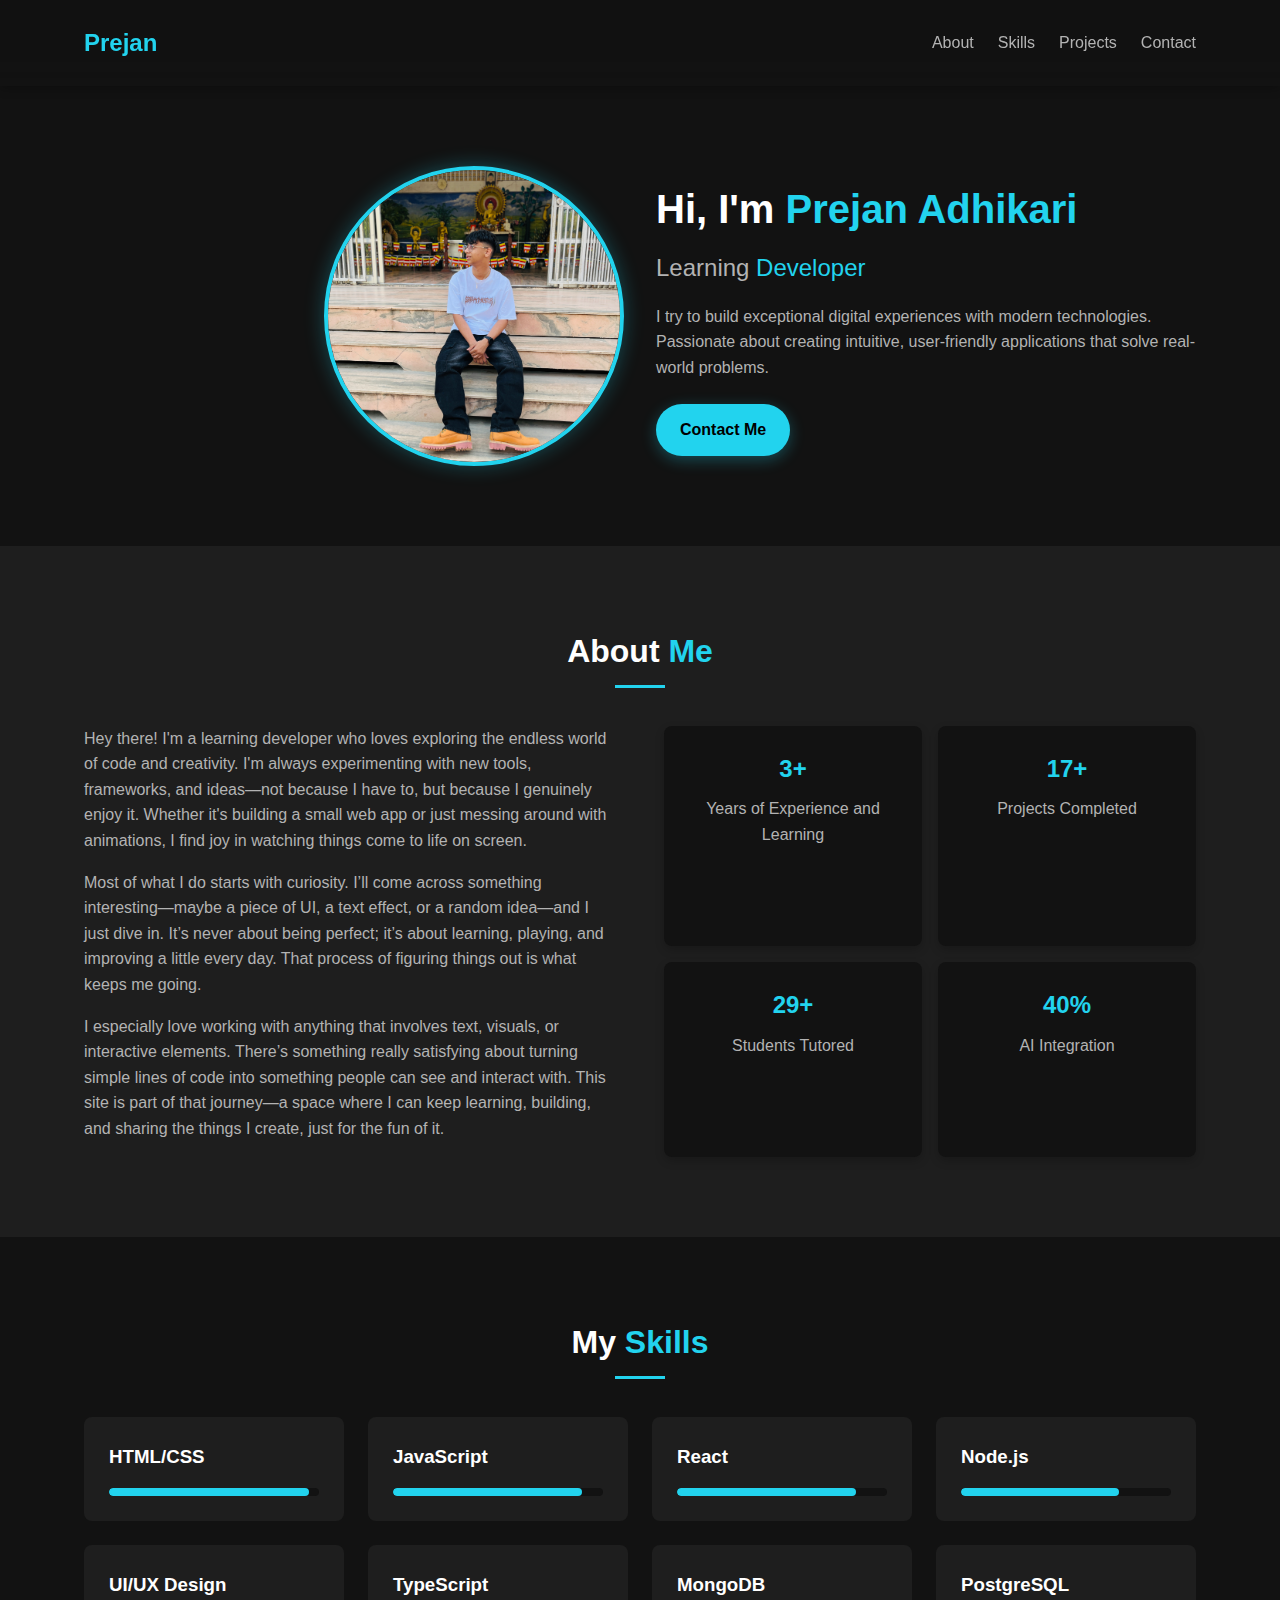
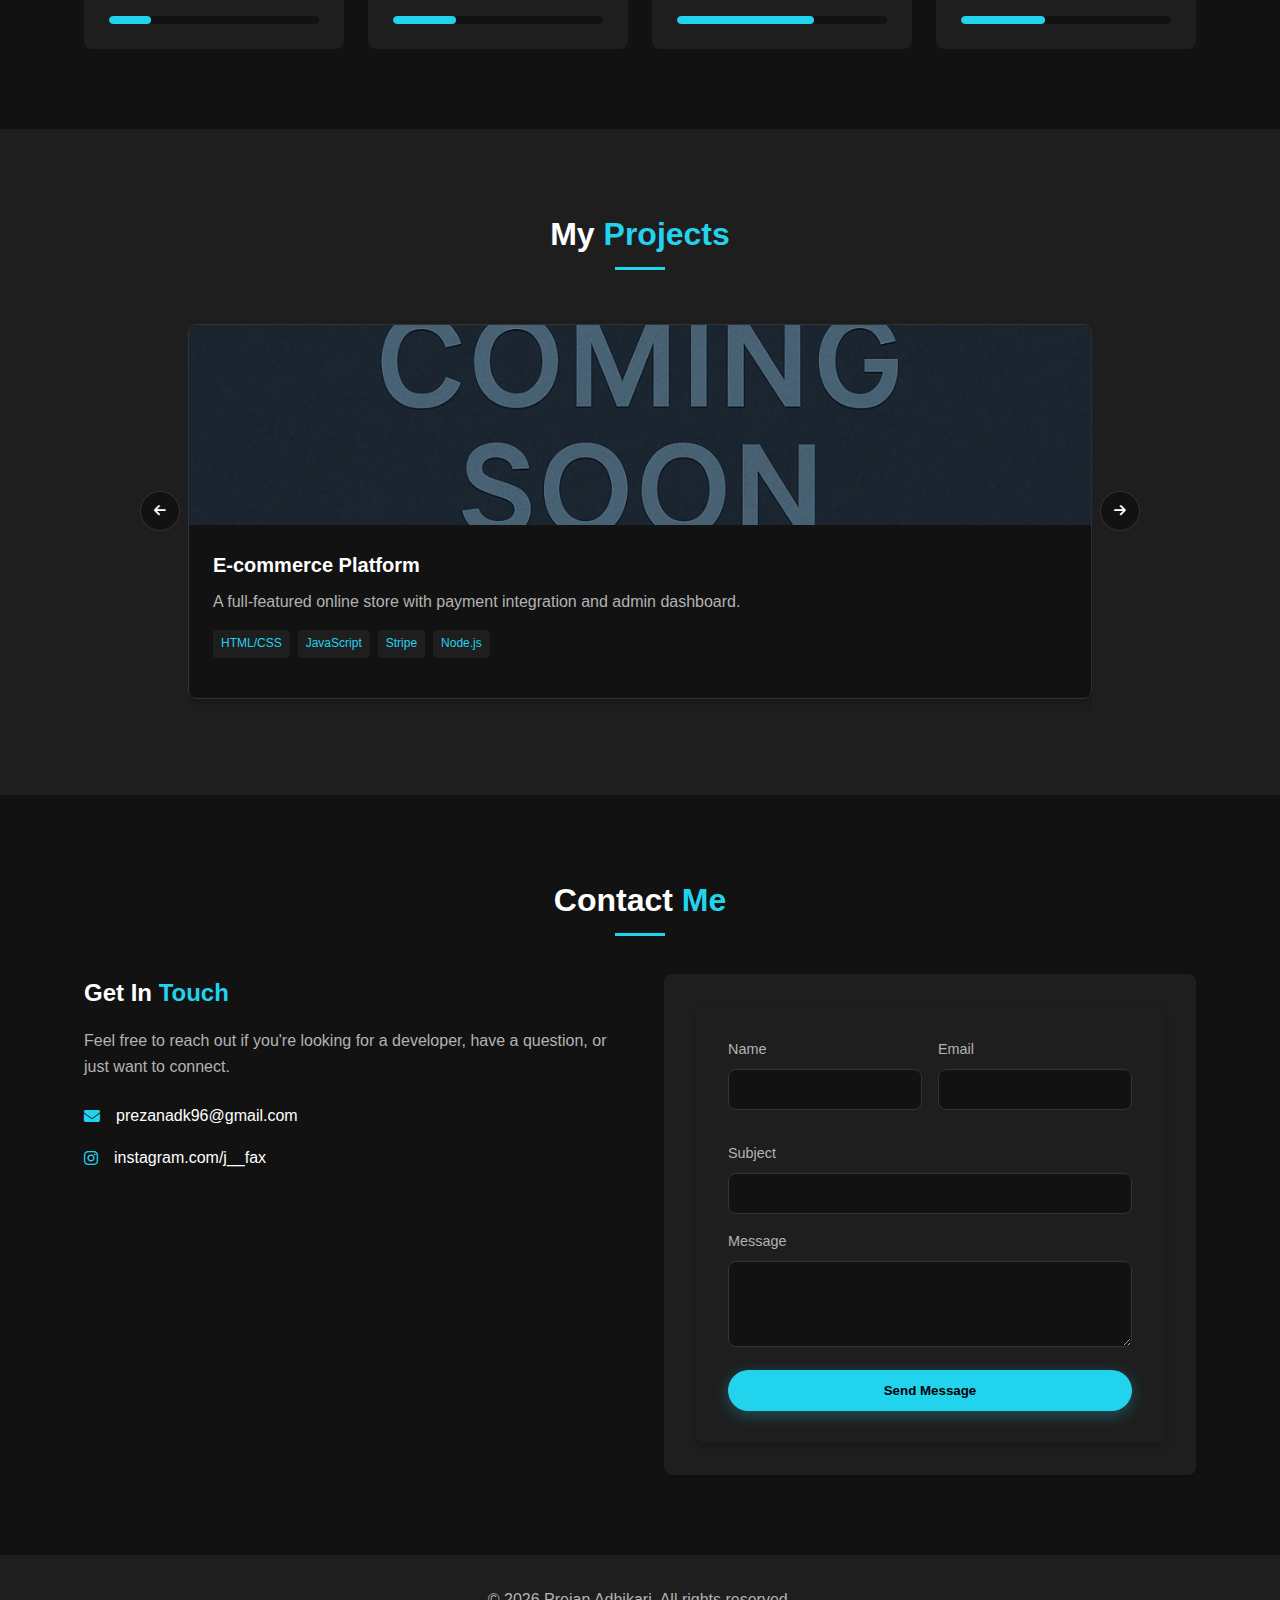
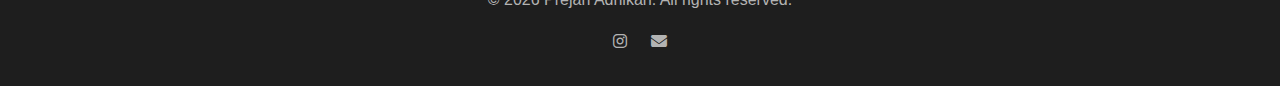
<file: index.html>
<!DOCTYPE html>
<html lang="en">
<head>
    <meta charset="UTF-8">
    <meta name="viewport" content="width=device-width, initial-scale=1.0">
    <title>Portfolio | Prejan Adhikari</title>
    <link rel="stylesheet" href="https://cdnjs.cloudflare.com/ajax/libs/font-awesome/6.4.0/css/all.min.css">
    <link rel="stylesheet" href="styles.css">
    <link rel="icon" type="image/png" href="pp.jpg" />

    <meta name="description" content="Prejan Adhikari is a frontend-focused web developer from Nepal, passionate about building responsive, fast, and user-friendly websites.">
    <meta name="keywords" content="Prejan Adhikari, web developer, frontend developer, Nepal developer, portfolio, JavaScript developer, responsive design">
    <meta name="author" content="Prejan Adhikari">
    
    
    <meta property="og:title" content="Prejan Adhikari | Web Developer">
    <meta property="og:description" content="Check out the portfolio of Prejan Adhikari, a frontend web developer based in Nepal.">
    <meta property="og:type" content="website">
    <meta property="og:url" content="https://prejanadhikari.com.np">
    <meta property="og:image" content="https://prejanadhikari.com.np/images/preview.jpg"> <!-- Replace with your real preview image -->
    <meta property="og:site_name" content="Prejan Adhikari">
    
    <!-- Twitter Cards -->
    <meta name="twitter:card" content="summary_large_image">
    <meta name="twitter:title" content="Prejan Adhikari | Web Developer">
    <meta name="twitter:description" content="Portfolio of Prejan Adhikari – Web developer focused on responsive frontend design.">
    <meta name="twitter:image" content="https://prejanadhikari.com.np/images/preview.jpg"> <!-- Same image as OG -->

<!-- Favicon (optional but looks pro) -->
    
</head>
<body>
    <!-- Header/Navigation -->
    <header>
        <div class="container">
            <nav>
                <a href="#" class="logo">Prejan</a>
                <div class="nav-links">
                    <a href="#about" class="nav-link">About</a>
                    <a href="#skills" class="nav-link">Skills</a>
                    <a href="#projects" class="nav-link">Projects</a>
                    <a href="#contact" class="nav-link">Contact</a>
                </div>
            </nav>
        </div>
    </header>

    <!-- Hero Section with circular image and intro -->
    <section class="hero">
        <div class="container">
            <div class="hero-content">
                <div class="profile-image">
                    <div class="image-container">
                        <img src="pp.jpg" alt="Profile Photo">
                    </div>
                </div>
                <div class="hero-text">
                    <h1>Hi, I'm <span class="highlight">Prejan Adhikari</span></h1>
                    <h2>Learning <span class="highlight">Developer</span></h2>
                    <p>I try to build exceptional digital experiences with modern technologies. Passionate about creating intuitive, user-friendly applications that solve real-world problems.</p>
                    <div class="hero-buttons">
                        <a href="#contact" class="btn btn-primary">Contact Me</a>
                    </div>
                </div>
            </div>
        </div>
    </section>

    <!-- About Section -->
    <section id="about" class="about">
        <div class="container">
            <h2 class="section-title">About <span class="highlight">Me</span></h2>
            <div class="about-content">
                <div class="about-text">
                    <p>Hey there! I'm a learning developer who loves exploring the endless world of code and creativity. I'm always experimenting with new tools, frameworks, and ideas—not because I have to, but because I genuinely enjoy it. Whether it's building a small web app or just messing around with animations, I find joy in watching things come to life on screen.</p>
                    <p>Most of what I do starts with curiosity. I’ll come across something interesting—maybe a piece of UI, a text effect, or a random idea—and I just dive in. It’s never about being perfect; it’s about learning, playing, and improving a little every day. That process of figuring things out is what keeps me going.</p>
                    <p>I especially love working with anything that involves text, visuals, or interactive elements. There’s something really satisfying about turning simple lines of code into something people can see and interact with. This site is part of that journey—a space where I can keep learning, building, and sharing the things I create, just for the fun of it.</p>
                </div>
                <div class="about-stats">
                    <div class="stat-box">
                        <h3 class="highlight counter" data-target="3+">0</h3>
                        <p>Years of Experience and Learning</p>
                    </div>
                    <div class="stat-box">
                        <h3 class="highlight counter" data-target="25+">0</h3>
                        <p>Projects Completed</p>
                    </div>
                    <div class="stat-box">
                        <h3 class="highlight counter" data-target="50+">0</h3>
                        <p>Students Tutored</p>
                    </div>
                    <div class="stat-box">
                        <h3 class="highlight counter" data-target="70%">0</h3>
                        <p>AI Integration</p>
                    </div>
                </div>
            </div>
        </div>
    </section>

    <!-- Skills Section -->
    <section id="skills" class="skills">
        <div class="container">
            <h2 class="section-title">My <span class="highlight">Skills</span></h2>
            <div class="skills-grid">
                <div class="skill-box">
                    <h3>HTML/CSS</h3>
                    <div class="skill-bar">
                        <div class="skill-level" style="width: 95%"></div>
                    </div>
                </div>
                <div class="skill-box">
                    <h3>JavaScript</h3>
                    <div class="skill-bar">
                        <div class="skill-level" style="width: 90%"></div>
                    </div>
                </div>
                <div class="skill-box">
                    <h3>React</h3>
                    <div class="skill-bar">
                        <div class="skill-level" style="width: 85%"></div>
                    </div>
                </div>
                <div class="skill-box">
                    <h3>Node.js</h3>
                    <div class="skill-bar">
                        <div class="skill-level" style="width: 75%"></div>
                    </div>
                </div>
                <div class="skill-box">
                    <h3>UI/UX Design</h3>
                    <div class="skill-bar">
                        <div class="skill-level" style="width: 20%"></div>
                    </div>
                </div>
                <div class="skill-box">
                    <h3>TypeScript</h3>
                    <div class="skill-bar">
                        <div class="skill-level" style="width: 30%"></div>
                    </div>
                </div>
                <div class="skill-box">
                    <h3>MongoDB</h3>
                    <div class="skill-bar">
                        <div class="skill-level" style="width: 65%"></div>
                    </div>
                </div>
                <div class="skill-box">
                    <h3>PostgreSQL</h3>
                    <div class="skill-bar">
                        <div class="skill-level" style="width: 40%"></div>
                    </div>
                </div>
            </div>
        </div>
    </section>

    <!-- Projects Section with Carousel -->
    <section id="projects" class="projects">
        <div class="container">
            <h2 class="section-title">My <span class="highlight">Projects</span></h2>
            
            <div class="project-carousel">
                <div class="carousel-container">
                    <div class="carousel-track">
                        <!-- Project 1 -->
                        <div class="project-card">
                            <div class="project-image">
                                <img src="coming.png" alt="E-commerce Platform">
                                <div class="project-overlay">
                                    <div class="project-links">
                                        <a href="#" class="project-link"><i class="fab fa-github"></i></a>
                                        <a href="#" class="project-link"><i class="fas fa-external-link-alt"></i></a>
                                    </div>
                                </div>
                            </div>
                            <div class="project-details">
                                <h3>E-commerce Platform</h3>
                                <p>A full-featured online store with payment integration and admin dashboard.</p>
                                <div class="project-tech">
                                    <span>HTML/CSS</span>
                                    <span>JavaScript</span>
                                    <span>Stripe</span>
                                    <span>Node.js</span>
                                </div>
                            </div>
                        </div>
                        
                        <!-- Project 2 -->
                        <div class="project-card">
                            <div class="project-image">
                                <img src="coming.png" alt="Task Management App">
                                <div class="project-overlay">
                                    <div class="project-links">
                                        <a href="#" class="project-link"><i class="fab fa-github"></i></a>
                                        <a href="#" class="project-link"><i class="fas fa-external-link-alt"></i></a>
                                    </div>
                                </div>
                            </div>
                            <div class="project-details">
                                <h3>Task Management App</h3>
                                <p>A collaborative task management tool with real-time updates.</p>
                                <div class="project-tech">
                                    <span>HTML/CSS</span>
                                    <span>JavaScript</span>
                                    <span>Socket.io</span>
                                    <span>MongoDB</span>
                                </div>
                            </div>
                        </div>
                        
                        <!-- Project 3 -->
                        <div class="project-card">
                            <div class="project-image">
                                <img src="portfolio.jpg" alt="Portfolio Website">
                                <div class="project-overlay">
                                    <div class="project-links">
                                        <a href="#" class="project-link"><i class="fab fa-github"></i></a>
                                        <a href="#" class="project-link"><i class="fas fa-external-link-alt"></i></a>
                                    </div>
                                </div>
                            </div>
                            <div class="project-details">
                                <h3>Portfolio Website</h3>
                                <p>A responsive portfolio website showcasing projects and skills.</p>
                                <div class="project-tech">
                                    <span>HTML</span>
                                    <span>CSS</span>
                                    <span>JavaScript</span>
                                </div>
                            </div>
                        </div>
                        
                        <!-- Project 4 -->
                        <div class="project-card">
                            <div class="project-image">
                                <img src="coming.png" alt="Weather App">
                                <div class="project-overlay">
                                    <div class="project-links">
                                        <a href="#" class="project-link"><i class="fab fa-github"></i></a>
                                        <a href="#" class="project-link"><i class="fas fa-external-link-alt"></i></a>
                                    </div>
                                </div>
                            </div>
                            <div class="project-details">
                                <h3>Weather App</h3>
                                <p>A weather application that provides real-time forecasts and alerts.</p>
                                <div class="project-tech">
                                    <span>HTML</span>
                                    <span>CSS</span>
                                    <span>JavaScript</span>
                                    <span>API</span>
                                </div>
                            </div>
                        </div>
                    </div>
                </div>
                
                <!-- Carousel Navigation -->
                <div class="carousel-nav">
                    <button class="carousel-btn prev-btn"><i class="fas fa-arrow-left"></i></button>
                    <button class="carousel-btn next-btn"><i class="fas fa-arrow-right"></i></button>
                </div>
            </div>
        </div>
    </section>

    <!-- Contact Section -->
    <section id="contact" class="contact">
        <div class="container">
            <h2 class="section-title">Contact <span class="highlight">Me</span></h2>
            <div class="contact-content">
                <div class="contact-info">
                    <h3>Get In <span class="highlight">Touch</span></h3>
                    <p>Feel free to reach out if you're looking for a developer, have a question, or just want to connect.</p>
                    <div class="contact-details">
                        <div class="contact-item">
                            <i class="fas fa-envelope highlight"></i>
                            <span>prezanadk96@gmail.com</span>
                        </div>
                        <div class="contact-item">
                            <i class="fab fa-instagram highlight"></i>
                            <span>instagram.com/j__fax</span>
                        </div>
<!--                         <div class="contact-item">
                            <i class="fab fa-github highlight"></i>
                            <span>github.com/prezanadk</span>
                        </div> -->
                    </div>
                </div>
                <div class="contact-form">
                    <form id="contact-form" class="contact-form" method="post">
                        <div class="form-row">
                            <div class="form-group">
                                <label for="name">Name</label>
                                <input type="text" id="name" name="name" required>
                            </div>
                            <div class="form-group">
                                <label for="email">Email</label>
                                <input type="email" id="email" name="email" required>
                            </div>
                        </div>
                        <div class="form-group">
                            <label for="subject">Subject</label>
                            <input type="text" id="subject" name="subject" required>
                        </div>
                        <div class="form-group">
                            <label for="message">Message</label>
                            <textarea id="message" name="message" rows="4" required></textarea>
                        </div>
                        <button type="submit" class="btn btn-primary btn-full">Send Message</button>
                    </form>
                </div>
            </div>
        </div>
    </section>

    <!-- Footer -->
    <footer>
        <div class="container">
            <p>© <span id="current-year"></span> Prejan Adhikari. All rights reserved.</p>
            <div class="social-links">
                <!-- <a href="https://github.com/prezanadk/"><i class="fab fa-github"></i></a> -->
                <a href="https://instagram.com/j__fax" target="_blank"><i class="fab fa-instagram"></i></a>
                <a href="https://mail.google.com/mail/?view=cm&to=prezanadk96@gmail.com" target="_blank"><i class="fas fa-envelope"></i></a>
            </div>
        </div>
    </footer>

    <script src="script.js"></script>
</body>
</html>
</file>
<file: styles.css>
/* Base Styles */
:root {
    --background: #121212;
    --secondary-bg: #1e1e1e;
    --text-color: #ffffff;
    --text-secondary: #b3b3b3;
    --accent-color: #22d3ee;
    --accent-hover: #06b6d4;
    --border-color: #333333;
    --card-bg: #1a1a1a;
    --transition: all 0.3s ease;
}

* {
    margin: 0;
    padding: 0;
    box-sizing: border-box;
}

html {
    scroll-behavior: smooth;
}

body {
    font-family: 'Segoe UI', Tahoma, Geneva, Verdana, sans-serif;
    background-color: var(--background);
    color: var(--text-color);
    line-height: 1.6;
}

.container {
    width: 90%;
    max-width: 1200px;
    margin: 0 auto;
    padding: 0 20px;
}

a {
    text-decoration: none;
    color: var(--text-color);
    transition: var(--transition);
}

.highlight {
    color: var(--accent-color);
}

.section-title {
    font-size: 2rem;
    text-align: center;
    margin-bottom: 3rem;
    position: relative;
}

.section-title::after {
    content: '';
    position: absolute;
    bottom: -10px;
    left: 50%;
    transform: translateX(-50%);
    width: 50px;
    height: 3px;
    background-color: var(--accent-color);
}

/* Buttons */
.btn {
    display: inline-block;
    padding: 0.8rem 1.5rem;
    border-radius: 50px;
    font-weight: 600;
    cursor: pointer;
    transition: var(--transition);
    border: none;
}

.btn-primary {
    background-color: var(--accent-color);
    color: #000;
    box-shadow: 0 4px 15px rgba(34, 211, 238, 0.3);
}

.btn-primary:hover {
    background-color: var(--accent-hover);
    transform: translateY(-3px);
}

.btn-outline {
    background-color: transparent;
    border: 2px solid var(--accent-color);
    color: var(--accent-color);
}

.btn-outline:hover {
    background-color: rgba(34, 211, 238, 0.1);
}

.btn-full {
    width: 100%;
}

/* Header & Navigation */
header {
    padding: 1.5rem 0;
    position: sticky;
    top: 0;
    z-index: 100;
    background-color: rgba(18, 18, 18, 0.95);
    backdrop-filter: blur(10px);
    box-shadow: 0 2px 10px rgba(0, 0, 0, 0.3);
}

nav {
    display: flex;
    justify-content: space-between;
    align-items: center;
}

.logo {
    font-size: 1.5rem;
    font-weight: 700;
    color: var(--accent-color);
    position: relative;
    overflow: hidden;
}

.logo::after {
    content: '';
    position: absolute;
    bottom: 0;
    left: 0;
    width: 100%;
    height: 2px;
    background-color: var(--accent-color);
    transform: translateX(-100%);
    transition: transform 0.3s ease;
}

.logo:hover::after {
    transform: translateX(0);
}

.nav-links {
    display: flex;
    gap: 1.5rem;
}

.nav-link {
    color: var(--text-secondary);
    position: relative;
    padding: 5px 0;
}

.nav-link::after {
    content: '';
    position: absolute;
    bottom: 0;
    left: 0;
    width: 100%;
    height: 2px;
    background-color: var(--accent-color);
    transform: scaleX(0);
    transform-origin: right;
    transition: transform 0.3s ease;
}

.nav-link:hover {
    color: var(--accent-color);
}

.nav-link:hover::after {
    transform: scaleX(1);
    transform-origin: left;
}

/* Hero Section */
.hero {
    padding: 5rem 0;
}

.hero-content {
    display: grid;
    grid-template-columns: 1fr;
    gap: 2rem;
    align-items: center;
    text-align: center;
}

.profile-image {
    display: flex;
    justify-content: center;
}

.image-container {
    width: 250px;
    height: 250px;
    border-radius: 50%;
    overflow: hidden;
    border: 4px solid var(--accent-color);
    position: relative;
    box-shadow: 0 0 20px rgba(34, 211, 238, 0.3);
    transition: transform 0.5s ease;
}

.image-container:hover {
    transform: scale(1.05);
}

.image-container img {
    width: 100%;
    height: 100%;
    object-fit: cover;
    transition: transform 0.5s ease;
}

.image-container:hover img {
    transform: scale(1.1);
}

.hero-text h1 {
    font-size: 2.5rem;
    margin-bottom: 0.5rem;
}

.hero-text h2 {
    font-size: 1.5rem;
    color: var(--text-secondary);
    margin-bottom: 1rem;
    font-weight: 500;
}

.hero-text p {
    color: var(--text-secondary);
    max-width: 600px;
    margin: 0 auto 1.5rem;
}

.hero-buttons {
    display: flex;
    gap: 1rem;
    justify-content: center;
}

/* About Section */
.about {
    padding: 5rem 0;
    background-color: var(--secondary-bg);
}

.about-content {
    display: grid;
    grid-template-columns: 1fr;
    gap: 3rem;
}

.about-text p {
    margin-bottom: 1rem;
    color: var(--text-secondary);
}

.about-stats {
    display: grid;
    grid-template-columns: repeat(2, 1fr);
    gap: 1rem;
}

.stat-box {
    background-color: var(--background);
    padding: 1.5rem;
    border-radius: 8px;
    text-align: center;
    box-shadow: 0 4px 10px rgba(0, 0, 0, 0.2);
    transition: transform 0.3s ease, box-shadow 0.3s ease;
}

.stat-box:hover {
    transform: translateY(-5px);
    box-shadow: 0 6px 15px rgba(0, 0, 0, 0.3);
}

.stat-box h3 {
    font-size: 1.5rem;
    margin-bottom: 0.5rem;
}

.stat-box p {
    color: var(--text-secondary);
}

/* Skills Section */
.skills {
    padding: 5rem 0;
}

.skills-grid {
    display: grid;
    grid-template-columns: repeat(2, 1fr);
    gap: 1.5rem;
}

.skill-box {
    background-color: var(--secondary-bg);
    padding: 1.5rem;
    border-radius: 8px;
    border: 1px solid transparent;
    transition: var(--transition);
}

.skill-box:hover {
    border-color: var(--accent-color);
    transform: translateY(-5px);
}

.skill-box h3 {
    margin-bottom: 1rem;
}

.skill-bar {
    height: 8px;
    background-color: var(--background);
    border-radius: 4px;
    overflow: hidden;
}

.skill-level {
    height: 100%;
    background-color: var(--accent-color);
    border-radius: 4px;
    width: 0;
    transition: width 1.5s ease-in-out;
}

/* Projects Section */
.projects {
    padding: 5rem 0;
    background-color: var(--secondary-bg);
}

.project-carousel {
    position: relative;
    margin: 0 auto;
    max-width: 1000px;
}

.carousel-container {
    overflow: hidden;
    padding: 1rem 0;
}

.carousel-track {
    display: flex;
    transition: transform 0.5s ease;
}

.project-card {
    flex: 0 0 100%;
    background-color: var(--background);
    border-radius: 8px;
    overflow: hidden;
    border: 1px solid var(--border-color);
    transition: var(--transition);
    box-shadow: 0 4px 10px rgba(0, 0, 0, 0.2);
}

.project-card:hover {
    border-color: var(--accent-color);
    transform: translateY(-5px);
    box-shadow: 0 6px 15px rgba(0, 0, 0, 0.3);
}

.project-image {
    height: 200px;
    overflow: hidden;
    position: relative;
}

.project-image img {
    width: 100%;
    height: 100%;
    object-fit: cover;
    transition: transform 0.5s ease;
}

.project-card:hover .project-image img {
    transform: scale(1.1);
}

.project-overlay {
    position: absolute;
    top: 0;
    left: 0;
    width: 100%;
    height: 100%;
    background-color: rgba(0, 0, 0, 0.7);
    display: flex;
    justify-content: center;
    align-items: center;
    opacity: 0;
    transition: opacity 0.3s ease;
}

.project-card:hover .project-overlay {
    opacity: 1;
}

.project-details {
    padding: 1.5rem;
}

.project-details h3 {
    font-size: 1.25rem;
    margin-bottom: 0.5rem;
}

.project-details p {
    color: var(--text-secondary);
    margin-bottom: 1rem;
}

.project-tech {
    display: flex;
    flex-wrap: wrap;
    gap: 0.5rem;
    margin-bottom: 1rem;
}

.project-tech span {
    background-color: var(--secondary-bg);
    color: var(--accent-color);
    padding: 0.25rem 0.5rem;
    border-radius: 4px;
    font-size: 0.75rem;
}

.project-links {
    display: flex;
    gap: 1rem;
}

.project-link {
    color: var(--text-color);
    background-color: var(--accent-color);
    width: 40px;
    height: 40px;
    border-radius: 50%;
    display: flex;
    align-items: center;
    justify-content: center;
    transition: transform 0.3s ease, background-color 0.3s ease;
}

.project-link:hover {
    transform: translateY(-3px);
    background-color: var(--accent-hover);
}

.carousel-nav {
    display: flex;
    justify-content: center;
    gap: 1rem;
    margin-top: 2rem;
}

.carousel-btn {
    background-color: var(--background);
    color: var(--text-color);
    border: 1px solid var(--border-color);
    width: 40px;
    height: 40px;
    border-radius: 50%;
    display: flex;
    align-items: center;
    justify-content: center;
    cursor: pointer;
    transition: var(--transition);
}

.carousel-btn:hover {
    background-color: var(--accent-color);
    color: #000;
    border-color: var(--accent-color);
    transform: translateY(-3px);
}

/* Contact Section */
.contact {
    padding: 5rem 0;
}

.contact-content {
    display: grid;
    grid-template-columns: 1fr;
    gap: 3rem;
}

.contact-info h3 {
    font-size: 1.5rem;
    margin-bottom: 1rem;
}

.contact-info p {
    color: var(--text-secondary);
    margin-bottom: 1.5rem;
}

.contact-details {
    display: flex;
    flex-direction: column;
    gap: 1rem;
}

.contact-item {
    display: flex;
    align-items: center;
    gap: 1rem;
    transition: transform 0.3s ease;
}

.contact-item:hover {
    transform: translateX(5px);
}

.contact-form {
    background-color: var(--secondary-bg);
    padding: 2rem;
    border-radius: 8px;
    box-shadow: 0 4px 10px rgba(0, 0, 0, 0.2);
}

.form-row {
    display: grid;
    grid-template-columns: 1fr;
    gap: 1rem;
    margin-bottom: 1rem;
}

.form-group {
    margin-bottom: 1rem;
}

.form-group label {
    display: block;
    margin-bottom: 0.5rem;
    font-size: 0.9rem;
    color: var(--text-secondary);
}

.form-group input,
.form-group textarea {
    width: 100%;
    padding: 0.75rem;
    background-color: var(--background);
    border: 1px solid var(--border-color);
    border-radius: 8px;
    color: var(--text-color);
    font-family: inherit;
    transition: border-color 0.3s ease;
}

.form-group input:focus,
.form-group textarea:focus {
    outline: none;
    border-color: var(--accent-color);
}

/* Footer */
footer {
    background-color: var(--secondary-bg);
    padding: 2rem 0;
    text-align: center;
}

footer p {
    color: var(--text-secondary);
    margin-bottom: 1rem;
}

.social-links {
    display: flex;
    justify-content: center;
    gap: 1.5rem;
}

.social-links a {
    color: var(--text-secondary);
    transition: color 0.3s ease, transform 0.3s ease;
}

.social-links a:hover {
    color: var(--accent-color);
    transform: translateY(-3px);
}

/* Animations */
@keyframes fadeIn {
    from {
        opacity: 0;
        transform: translateY(20px);
    }
    to {
        opacity: 1;
        transform: translateY(0);
    }
}

.hero-content, .about-content, .skills-grid, .project-carousel, .contact-content {
    animation: fadeIn 1s ease-out;
}

/* Media Queries */
@media (min-width: 768px) {
    .hero-content {
        grid-template-columns: 1fr 1fr;
        text-align: left;
    }

    .profile-image {
        justify-content: flex-end;
    }

    .image-container {
        width: 300px;
        height: 300px;
    }

    .hero-buttons {
        justify-content: flex-start;
    }

    .about-content {
        grid-template-columns: 1fr 1fr;
    }

    .skills-grid {
        grid-template-columns: repeat(4, 1fr);
    }

    .contact-content {
        grid-template-columns: 1fr 1fr;
    }

    .form-row {
        grid-template-columns: 1fr 1fr;
    }

    .hero-text p {
        margin: 0 0 1.5rem;
    }
}

@media (min-width: 992px) {
    .project-carousel {
        padding: 0 3rem;
    }

    .carousel-nav {
        position: absolute;
        top: 50%;
        left: 0;
        right: 0;
        transform: translateY(-50%);
        justify-content: space-between;
        margin-top: 0;
    }
}



/* Make logo disappear on screens up to 414px (covers iPhone 13 and similar devices) */
@media (max-width: 420px) {
  .logo {
    display: none;
  }
}

/* Make logo reappear on screens larger than 414px */
@media (min-width: 421px) {
  .logo {
    display: block;
  }
}
</file>
